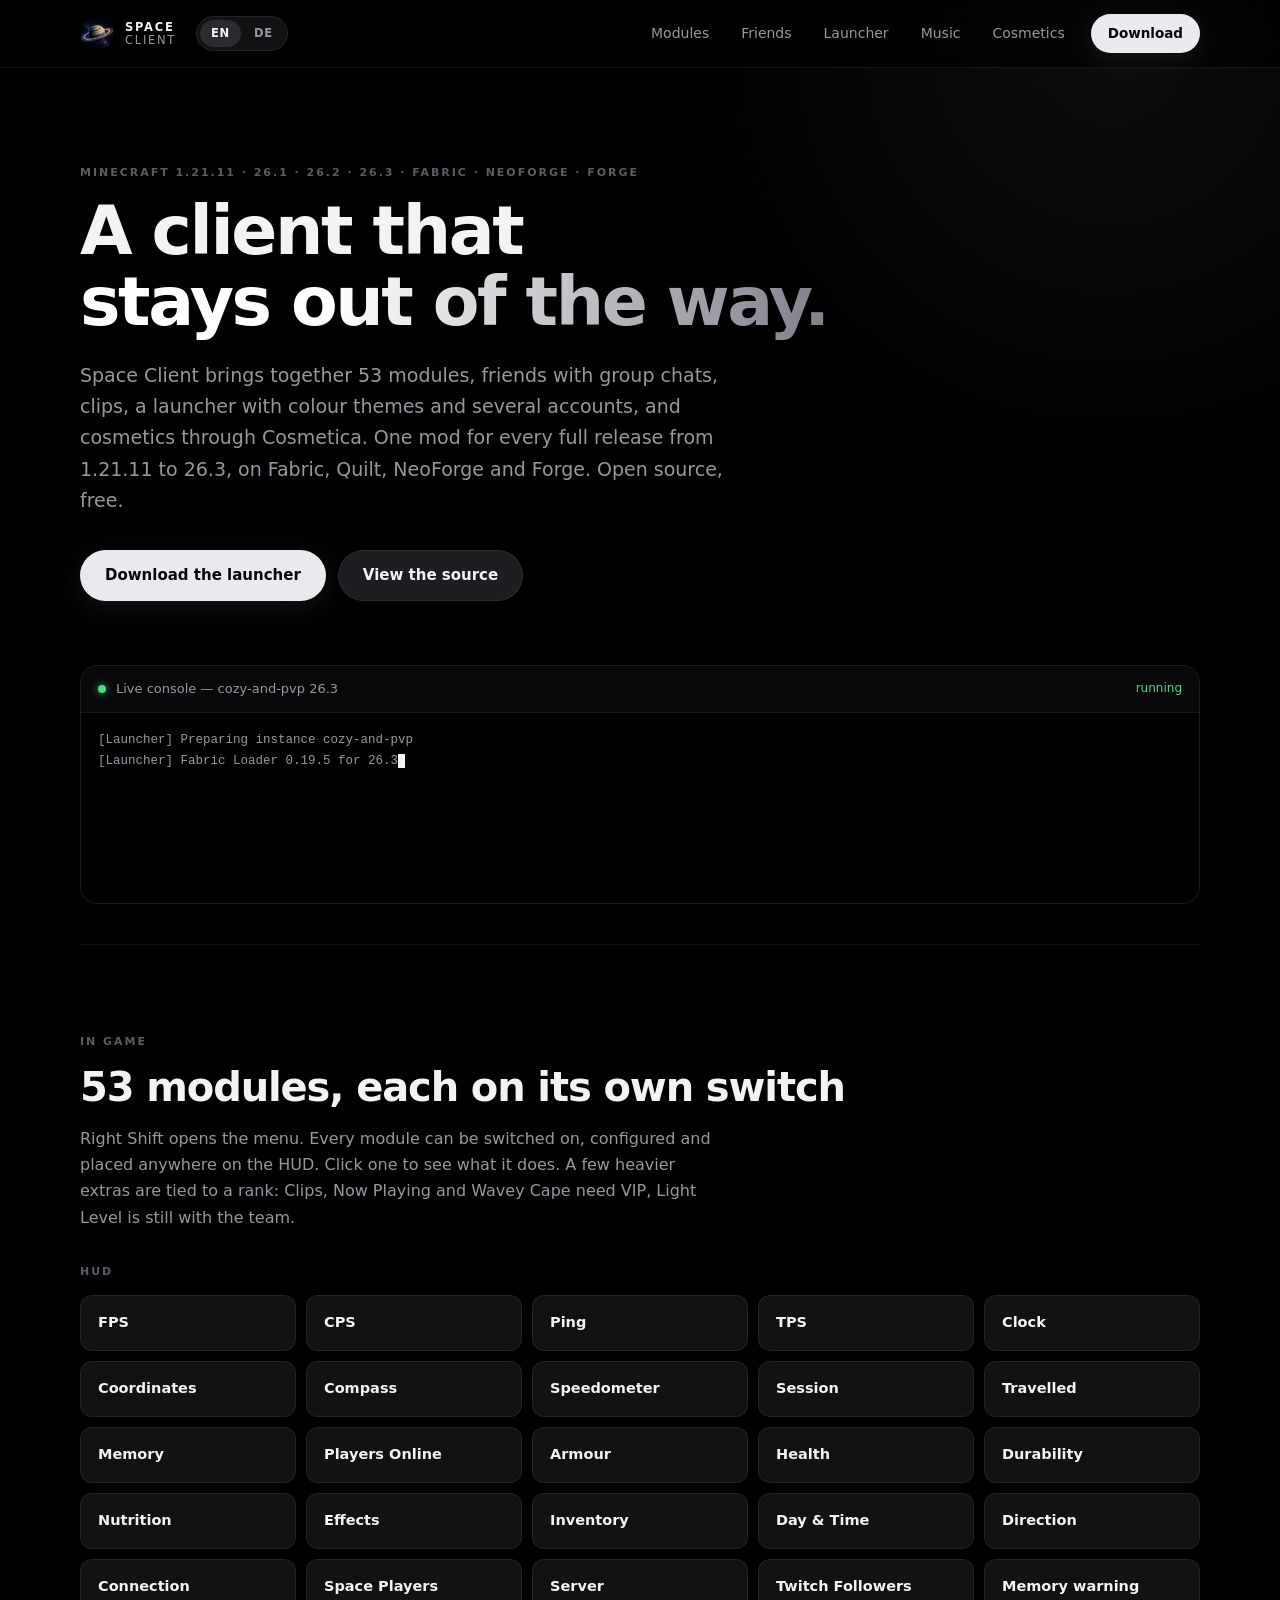
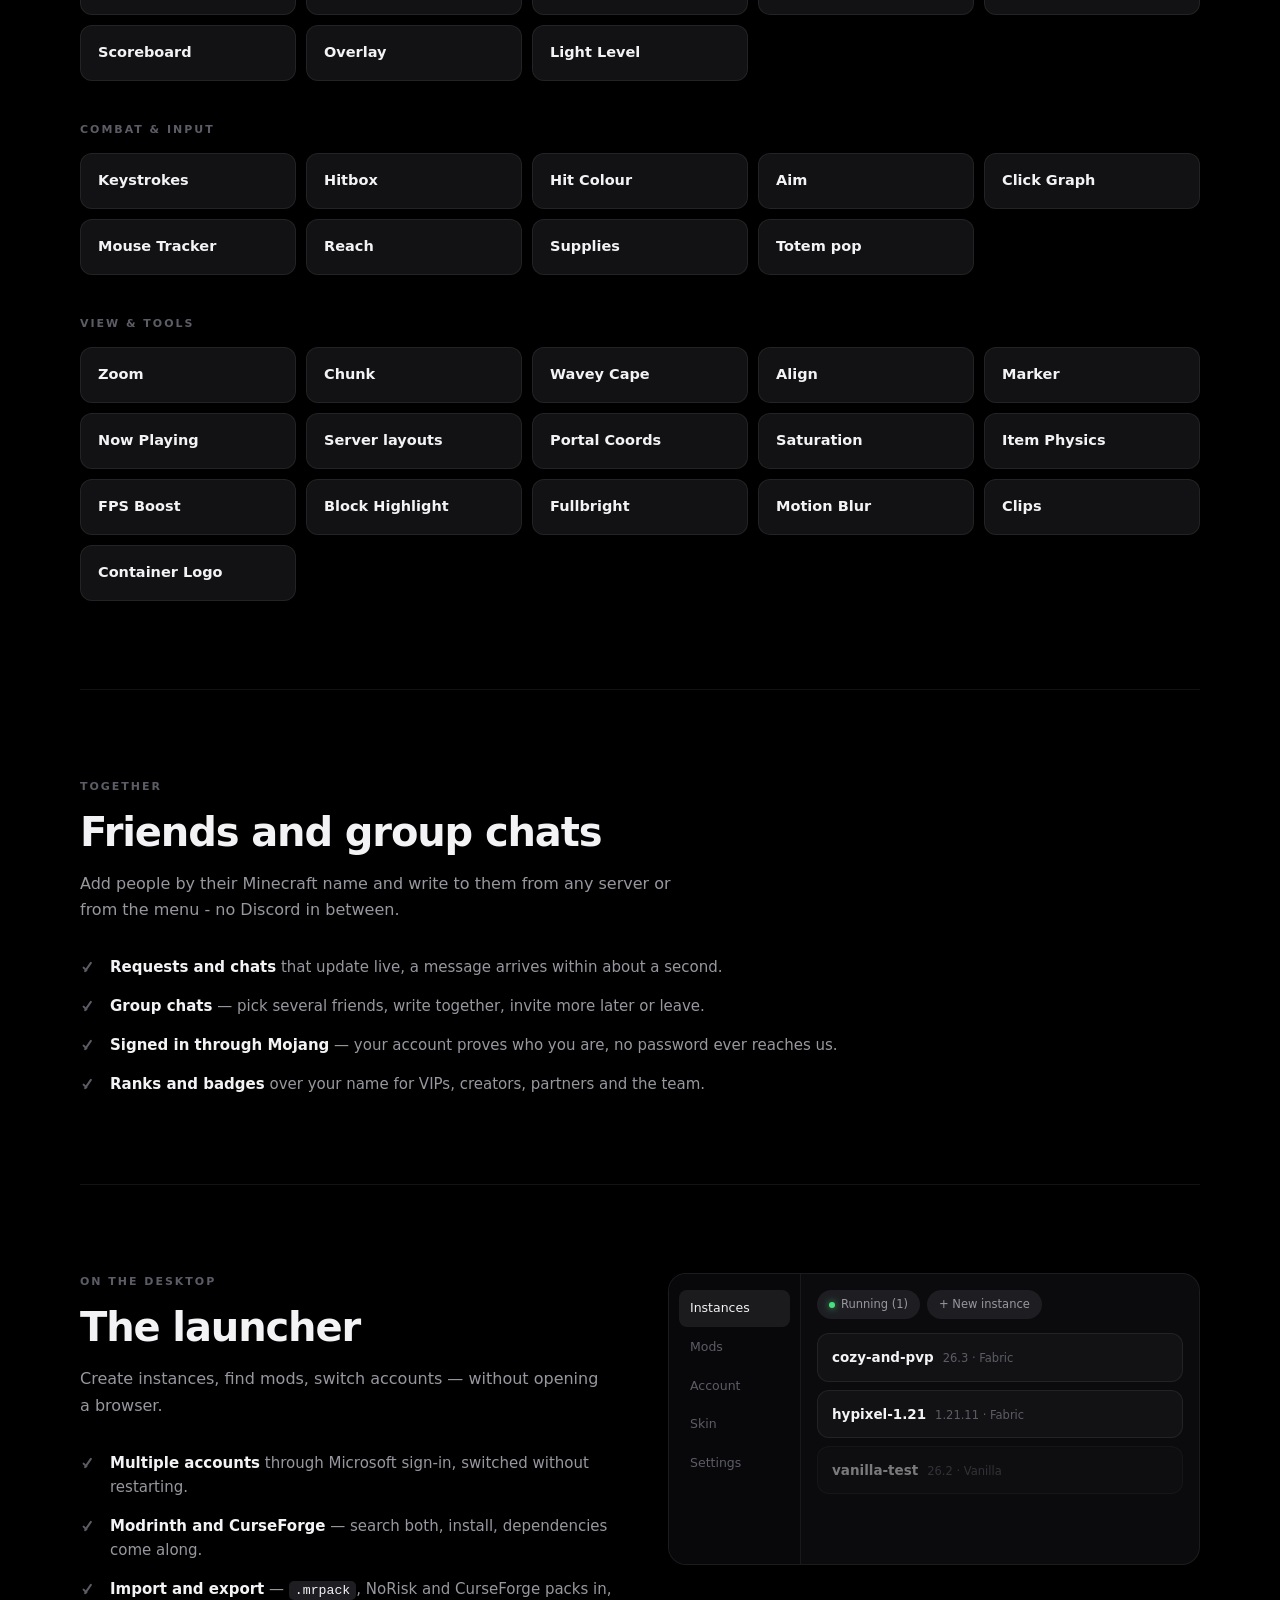
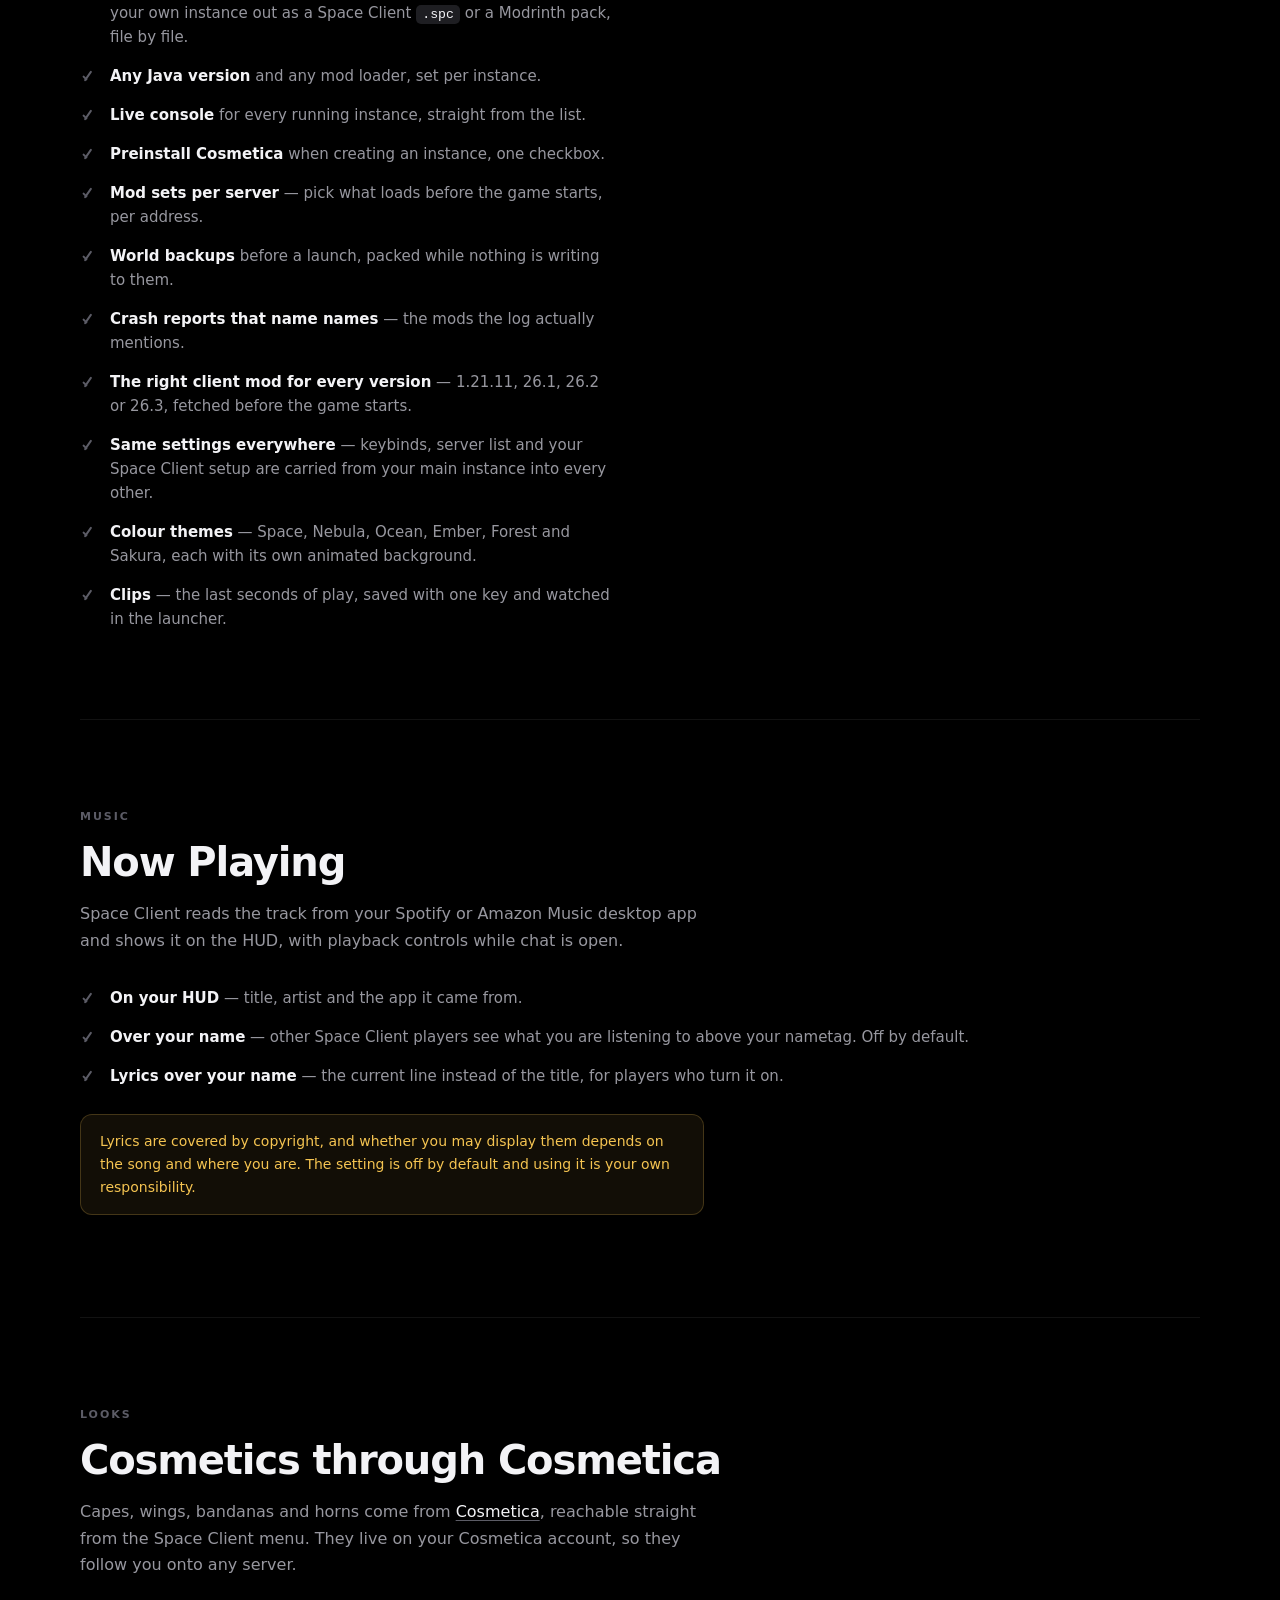
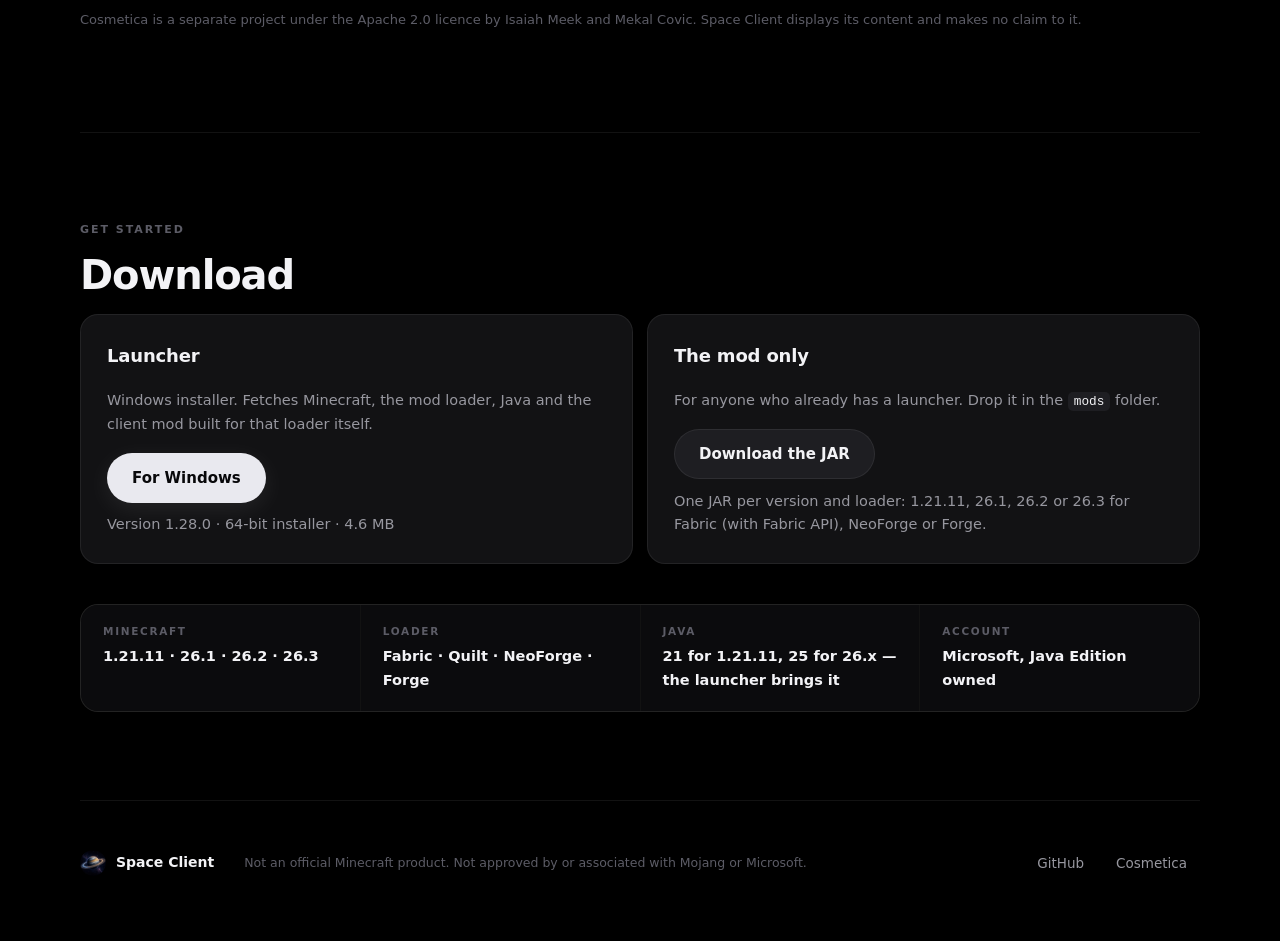
<file: index.html>
<!DOCTYPE html>
<html lang="en">
<head>
<meta charset="utf-8" />
<meta name="viewport" content="width=device-width, initial-scale=1" />
<title>Space Client — a Minecraft client for 1.21.11 to 26.3</title>
<meta name="description" content="Space Client is a launcher and a mod for Fabric, Quilt, NeoForge and Forge on Minecraft 1.21.11, 26.1, 26.2 and 26.3: 53 modules, friends and group chats, clips, colour themes, Modrinth and CurseForge, several accounts and a live console." />
<link rel="icon" href="assets/favicon.png" />
<link rel="stylesheet" href="style.css" />
</head>
<body>

<!-- The launcher's own backdrop: two star layers and a planet, same values -->
<div class="stars" aria-hidden="true"></div>
<div class="stars2" aria-hidden="true"></div>
<div class="planet-glow" aria-hidden="true"></div>

<header class="nav">
  <a class="brand" href="#top">
    <img src="assets/icon.png" alt="" width="34" height="34" />
    <span class="brand-text"><b>SPACE</b><i>CLIENT</i></span>
  </a>
  <div class="lang" role="group" aria-label="Language">
    <button type="button" class="lang-btn is-on" data-lang="en">EN</button>
    <button type="button" class="lang-btn" data-lang="de">DE</button>
  </div>
  <nav class="nav-links">
    <a href="#module" data-i18n="nav_modules">Modules</a>
    <a href="#friends" data-i18n="nav_friends">Friends</a>
    <a href="#launcher" data-i18n="nav_launcher">Launcher</a>
    <a href="#nowplaying" data-i18n="nav_music">Music</a>
    <a href="#cosmetics" data-i18n="nav_cosmetics">Cosmetics</a>
    <a class="btn primary small" href="#download" data-i18n="nav_download">Download</a>
  </nav>
</header>

<main id="top">

  <section class="hero">
    <p class="eyebrow">Minecraft 1.21.11 · 26.1 · 26.2 · 26.3 · Fabric · NeoForge · Forge</p>
    <h1><span data-i18n="hero_h1a">A client that</span><br /><span class="grad" data-i18n="hero_h1b">stays out of the way.</span></h1>
    <p class="lede">
<span data-i18n="hero_lede">Space Client brings together 53 modules, friends with group chats, clips, a launcher with colour themes and several accounts, and cosmetics through Cosmetica. One mod for every full release from 1.21.11 to 26.3, on Fabric, Quilt, NeoForge and Forge. Open source, free.</span>
    </p>
    <div class="hero-actions">
      <a class="btn primary" href="#download" data-i18n="hero_dl">Download the launcher</a>
      <a class="btn secondary" href="https://github.com/Finanzinstitut/Space-Client" target="_blank" rel="noopener" data-i18n="hero_source">View the source</a>
    </div>

    <!-- Signature: the launcher's live console, the thing you actually watch
         while an instance starts. Types itself out once, then rests. -->
    <div class="console" role="img" aria-label="Beispielausgabe der Live-Konsole beim Start einer Instanz">
      <div class="console-bar">
        <span class="dot"></span>
        <span class="console-title" data-i18n="con_title">Live console — cozy-and-pvp 26.3</span>
        <span class="console-state" data-i18n="con_state">running</span>
      </div>
      <pre class="console-body"><code id="console-out"></code><span class="caret" aria-hidden="true"></span></pre>
    </div>
  </section>

  <section id="module" class="section">
    <p class="eyebrow" data-i18n="eb_ingame">In game</p>
    <h2 data-i18n="mod_h2">53 modules, each on its own switch</h2>
    <p class="section-lede">
<span data-i18n="mod_lede">Right Shift opens the menu. Every module can be switched on, configured and placed anywhere on the HUD. Click one to see what it does. A few heavier extras are tied to a rank: Clips, Now Playing and Wavey Cape need VIP, Light Level is still with the team.</span>
    </p>

    <div class="cat">
      <h3 class="cat-title">HUD</h3>
      <ul class="grid">
        <li><button type="button" class="card" aria-expanded="false"><span class="card-name" data-i18n="n_fps">FPS</span><span class="card-desc" data-i18n="d_fps">Shows your current frames per second</span></button></li>
        <li><button type="button" class="card" aria-expanded="false"><span class="card-name" data-i18n="n_cps">CPS</span><span class="card-desc" data-i18n="d_cps">Shows your clicks per second</span></button></li>
        <li><button type="button" class="card" aria-expanded="false"><span class="card-name" data-i18n="n_ping">Ping</span><span class="card-desc" data-i18n="d_ping">Shows your ping to the server</span></button></li>
        <li><button type="button" class="card" aria-expanded="false"><span class="card-name" data-i18n="n_tps">TPS</span><span class="card-desc" data-i18n="d_tps">Estimates how fast the server is ticking</span></button></li>
        <li><button type="button" class="card" aria-expanded="false"><span class="card-name" data-i18n="n_clock">Clock</span><span class="card-desc" data-i18n="d_clock">Displays the current real-world time</span></button></li>
        <li><button type="button" class="card" aria-expanded="false"><span class="card-name" data-i18n="n_coords">Coordinates</span><span class="card-desc" data-i18n="d_coords">Shows your current coordinates</span></button></li>
        <li><button type="button" class="card" aria-expanded="false"><span class="card-name" data-i18n="n_compass">Compass</span><span class="card-desc" data-i18n="d_compass">Shows your heading as a scrolling strip</span></button></li>
        <li><button type="button" class="card" aria-expanded="false"><span class="card-name" data-i18n="n_speed">Speedometer</span><span class="card-desc" data-i18n="d_speed">Displays your speed in m/s</span></button></li>
        <li><button type="button" class="card" aria-expanded="false"><span class="card-name" data-i18n="n_session">Session</span><span class="card-desc" data-i18n="d_session">Uptime and an optional break reminder</span></button></li>
        <li><button type="button" class="card" aria-expanded="false"><span class="card-name" data-i18n="n_travel">Travelled</span><span class="card-desc" data-i18n="d_travel">Distance walked this session</span></button></li>
        <li><button type="button" class="card" aria-expanded="false"><span class="card-name" data-i18n="n_memory">Memory</span><span class="card-desc" data-i18n="d_memory">Shows how much memory the game is using</span></button></li>
        <li><button type="button" class="card" aria-expanded="false"><span class="card-name" data-i18n="n_players">Players Online</span><span class="card-desc" data-i18n="d_players">How many players are on the server</span></button></li>
        <li><button type="button" class="card" aria-expanded="false"><span class="card-name" data-i18n="n_armor">Armour</span><span class="card-desc" data-i18n="d_armor">Your armour and how much of it is left</span></button></li>
        <li><button type="button" class="card" aria-expanded="false"><span class="card-name" data-i18n="n_health">Health</span><span class="card-desc" data-i18n="d_health">Health, absorption and hunger as numbers</span></button></li>
        <li><button type="button" class="card" aria-expanded="false"><span class="card-name" data-i18n="n_durability">Durability</span><span class="card-desc" data-i18n="d_durability">Remaining uses of the items in your hands</span></button></li>
        <li><button type="button" class="card" aria-expanded="false"><span class="card-name" data-i18n="n_nutrition">Nutrition</span><span class="card-desc" data-i18n="d_nutrition">Saturation and exhaustion, the values the game hides</span></button></li>
        <li><button type="button" class="card" aria-expanded="false"><span class="card-name" data-i18n="n_effects">Effects</span><span class="card-desc" data-i18n="d_effects">Active potion effects with their timers</span></button></li>
        <li><button type="button" class="card" aria-expanded="false"><span class="card-name" data-i18n="n_inventory">Inventory</span><span class="card-desc" data-i18n="d_inventory">Your inventory on screen, without opening it</span></button></li>
        <li><button type="button" class="card" aria-expanded="false"><span class="card-name" data-i18n="n_daytime">Day &amp; Time</span><span class="card-desc" data-i18n="d_daytime">In-game day, clock, and time until dark</span></button></li>
        <li><button type="button" class="card" aria-expanded="false"><span class="card-name" data-i18n="n_direction">Direction</span><span class="card-desc" data-i18n="d_direction">Which way you are facing, and the axis</span></button></li>
        <li><button type="button" class="card" aria-expanded="false"><span class="card-name" data-i18n="n_connection">Connection</span><span class="card-desc" data-i18n="d_connection">Ping with jitter and a short history</span></button></li>
        <li><button type="button" class="card" aria-expanded="false"><span class="card-name" data-i18n="n_spaceplayers">Space Players</span><span class="card-desc" data-i18n="d_spaceplayers">How many people are on Space Client right now</span></button></li>
        <li><button type="button" class="card" aria-expanded="false"><span class="card-name" data-i18n="n_server">Server</span><span class="card-desc" data-i18n="d_server">The address and icon of the server you are on</span></button></li>
        <li><button type="button" class="card" aria-expanded="false"><span class="card-name" data-i18n="n_twitch">Twitch Followers</span><span class="card-desc" data-i18n="d_twitch">Follower count and newest follower for your channel</span></button></li>
        <li><button type="button" class="card" aria-expanded="false"><span class="card-name" data-i18n="n_memwarn">Memory warning</span><span class="card-desc" data-i18n="d_memwarn">Warns in chat before the game runs out of memory</span></button></li>
        <li><button type="button" class="card" aria-expanded="false"><span class="card-name" data-i18n="n_scoreboard">Scoreboard</span><span class="card-desc" data-i18n="d_scoreboard">Move, hide or recolour the server&#39;s scoreboard</span></button></li>
        <li><button type="button" class="card" aria-expanded="false"><span class="card-name" data-i18n="n_overlay">Overlay</span><span class="card-desc" data-i18n="d_overlay">Size of hearts, hotbar and bars, fire, pumpkin, shield and more</span></button></li>
        <li><button type="button" class="card" aria-expanded="false"><span class="card-name" data-i18n="n_lightlevel">Light Level</span><span class="card-desc" data-i18n="d_lightlevel">Red and green crosses where monsters can or cannot spawn</span></button></li>
      </ul>
    </div>

    <div class="cat">
      <h3 class="cat-title" data-i18n="cat_combat">Combat &amp; input</h3>
      <ul class="grid">
        <li><button type="button" class="card" aria-expanded="false"><span class="card-name" data-i18n="n_keys">Keystrokes</span><span class="card-desc" data-i18n="d_keys">Visualise your inputs in real time</span></button></li>
        <li><button type="button" class="card" aria-expanded="false"><span class="card-name" data-i18n="n_hitbox">Hitbox</span><span class="card-desc" data-i18n="d_hitbox">Draws entity hitboxes with per-category control</span></button></li>
        <li><button type="button" class="card" aria-expanded="false"><span class="card-name" data-i18n="n_hitcol">Hit Colour</span><span class="card-desc" data-i18n="d_hitcol">Tints entities you hit or can reach</span></button></li>
        <li><button type="button" class="card" aria-expanded="false"><span class="card-name" data-i18n="n_aim">Aim</span><span class="card-desc" data-i18n="d_aim">Your exact yaw and pitch</span></button></li>
        <li><button type="button" class="card" aria-expanded="false"><span class="card-name" data-i18n="n_graph">Click Graph</span><span class="card-desc" data-i18n="d_graph">Rolling graph of your click rate</span></button></li>
        <li><button type="button" class="card" aria-expanded="false"><span class="card-name" data-i18n="n_mouse">Mouse Tracker</span><span class="card-desc" data-i18n="d_mouse">Input overlay that visualises your mouse</span></button></li>
        <li><button type="button" class="card" aria-expanded="false"><span class="card-name" data-i18n="n_reach">Reach</span><span class="card-desc" data-i18n="d_reach">How far away your last hit landed</span></button></li>
        <li><button type="button" class="card" aria-expanded="false"><span class="card-name" data-i18n="n_supplies">Supplies</span><span class="card-desc" data-i18n="d_supplies">Totems, gapples and pearls left, at a glance</span></button></li>
        <li><button type="button" class="card" aria-expanded="false"><span class="card-name" data-i18n="n_totem">Totem pop</span><span class="card-desc" data-i18n="d_totem">The totem pop at your own size, over any resource pack</span></button></li>
      </ul>
    </div>

    <div class="cat">
      <h3 class="cat-title" data-i18n="cat_visual">View &amp; tools</h3>
      <ul class="grid">
        <li><button type="button" class="card" aria-expanded="false"><span class="card-name" data-i18n="n_zoom">Zoom</span><span class="card-desc" data-i18n="d_zoom">Hold to zoom, scroll to go further</span></button></li>
        <li><button type="button" class="card" aria-expanded="false"><span class="card-name" data-i18n="n_chunk">Chunk</span><span class="card-desc" data-i18n="d_chunk">Chunk coordinates and position inside it</span></button></li>
        <li><button type="button" class="card" aria-expanded="false"><span class="card-name" data-i18n="n_cape">Wavey Cape</span><span class="card-desc" data-i18n="d_cape">Makes capes move instead of hanging stiff</span></button></li>
        <li><button type="button" class="card" aria-expanded="false"><span class="card-name" data-i18n="n_align">Align</span><span class="card-desc" data-i18n="d_align">How far your aim is off the nearest axis</span></button></li>
        <li><button type="button" class="card" aria-expanded="false"><span class="card-name" data-i18n="n_marker">Marker</span><span class="card-desc" data-i18n="d_marker">Drop a spot and see the way back</span></button></li>
        <li><button type="button" class="card" aria-expanded="false"><span class="card-name" data-i18n="n_music">Now Playing</span><span class="card-desc" data-i18n="d_music">Shows the track from Spotify or Amazon Music</span></button></li>
        <li><button type="button" class="card" aria-expanded="false"><span class="card-name" data-i18n="n_serverhud">Server layouts</span><span class="card-desc" data-i18n="d_serverhud">Switches the HUD layout to match the server you join</span></button></li>
        <li><button type="button" class="card" aria-expanded="false"><span class="card-name" data-i18n="n_portal">Portal Coords</span><span class="card-desc" data-i18n="d_portal">Your position converted to the linked dimension</span></button></li>
        <li><button type="button" class="card" aria-expanded="false"><span class="card-name" data-i18n="n_saturation">Saturation</span><span class="card-desc" data-i18n="d_saturation">Shifts how strong the world&#39;s colours are</span></button></li>
        <li><button type="button" class="card" aria-expanded="false"><span class="card-name" data-i18n="n_physics">Item Physics</span><span class="card-desc" data-i18n="d_physics">Dropped items lie on the ground instead of spinning</span></button></li>
        <li><button type="button" class="card" aria-expanded="false"><span class="card-name" data-i18n="n_boost">FPS Boost</span><span class="card-desc" data-i18n="d_boost">Skips drawing work whose result nobody could see</span></button></li>
        <li><button type="button" class="card" aria-expanded="false"><span class="card-name" data-i18n="n_highlight">Block Highlight</span><span class="card-desc" data-i18n="d_highlight">Marks the block under your crosshair more clearly</span></button></li>
        <li><button type="button" class="card" aria-expanded="false"><span class="card-name" data-i18n="n_fullbright">Fullbright</span><span class="card-desc" data-i18n="d_fullbright">Lights up caves and nights - not night vision</span></button></li>
        <li><button type="button" class="card" aria-expanded="false"><span class="card-name" data-i18n="n_blur">Motion Blur</span><span class="card-desc" data-i18n="d_blur">A smooth trail when turning, tuned for PvP</span></button></li>
        <li><button type="button" class="card" aria-expanded="false"><span class="card-name" data-i18n="n_clips">Clips</span><span class="card-desc" data-i18n="d_clips">Keeps the last seconds of play - one key saves them</span></button></li>
        <li><button type="button" class="card" aria-expanded="false"><span class="card-name" data-i18n="n_brand">Container Logo</span><span class="card-desc" data-i18n="d_brand">The Space Client logo in chests and inventories</span></button></li>
      </ul>
    </div>
  </section>

  <section id="friends" class="section">
    <p class="eyebrow" data-i18n="eb_friends">Together</p>
    <h2 data-i18n="fr_h2">Friends and group chats</h2>
    <p class="section-lede" data-i18n="fr_lede">
      Add people by their Minecraft name and write to them from any server or
      from the menu - no Discord in between.
    </p>
    <ul class="ticks">
      <li data-i18n-html="fr1"><b>Requests and chats</b> that update live, a message arrives within about a second.</li>
      <li data-i18n-html="fr2"><b>Group chats</b> — pick several friends, write together, invite more later or leave.</li>
      <li data-i18n-html="fr3"><b>Signed in through Mojang</b> — your account proves who you are, no password ever reaches us.</li>
      <li data-i18n-html="fr4"><b>Ranks and badges</b> over your name for VIPs, creators, partners and the team.</li>
    </ul>
  </section>

  <section id="launcher" class="section split">
    <div>
      <p class="eyebrow" data-i18n="eb_desktop">On the desktop</p>
      <h2 data-i18n="lau_h2">The launcher</h2>
      <p class="section-lede">
<span data-i18n="lau_lede">Create instances, find mods, switch accounts — without opening a browser.</span>
      </p>
      <ul class="ticks">
        <li data-i18n-html="l1"><b>Multiple accounts</b> through Microsoft sign-in, switched without restarting.</li>
        <li data-i18n-html="l2"><b>Modrinth and CurseForge</b> — search both, install, dependencies come along.</li>
        <li data-i18n-html="l3"><b>Import and export</b> — <code>.mrpack</code>, NoRisk and CurseForge packs in, your own instance out as a Space Client <code>.spc</code> or a Modrinth pack, file by file.</li>
        <li data-i18n-html="l4"><b>Any Java version</b> and any mod loader, set per instance.</li>
        <li data-i18n-html="l5"><b>Live console</b> for every running instance, straight from the list.</li>
        <li data-i18n-html="l6"><b>Preinstall Cosmetica</b> when creating an instance, one checkbox.</li>
        <li data-i18n-html="l7"><b>Mod sets per server</b> — pick what loads before the game starts, per address.</li>
        <li data-i18n-html="l8"><b>World backups</b> before a launch, packed while nothing is writing to them.</li>
        <li data-i18n-html="l9"><b>Crash reports that name names</b> — the mods the log actually mentions.</li>
        <li data-i18n-html="l10"><b>The right client mod for every version</b> — 1.21.11, 26.1, 26.2 or 26.3, fetched before the game starts.</li>
        <li data-i18n-html="l11"><b>Same settings everywhere</b> — keybinds, server list and your Space Client setup are carried from your main instance into every other.</li>
        <li data-i18n-html="l12"><b>Colour themes</b> — Space, Nebula, Ocean, Ember, Forest and Sakura, each with its own animated background.</li>
        <li data-i18n-html="l13"><b>Clips</b> — the last seconds of play, saved with one key and watched in the launcher.</li>
      </ul>
    </div>
    <div class="panel-shot" aria-hidden="true">
      <div class="shot-side">
        <span class="shot-row on" data-i18n="shot_inst">Instances</span>
        <span class="shot-row">Mods</span>
        <span class="shot-row" data-i18n="shot_acc">Account</span>
        <span class="shot-row">Skin</span>
        <span class="shot-row" data-i18n="shot_set">Settings</span>
      </div>
      <div class="shot-main">
        <div class="shot-head">
          <span class="shot-chip live"><i></i> <span data-i18n="shot_run">Running (1)</span></span>
          <span class="shot-chip" data-i18n="shot_new">+ New instance</span>
        </div>
        <div class="shot-card"><b>cozy-and-pvp</b><small>26.3 · Fabric</small></div>
        <div class="shot-card"><b>hypixel-1.21</b><small>1.21.11 · Fabric</small></div>
        <div class="shot-card dim"><b>vanilla-test</b><small>26.2 · Vanilla</small></div>
      </div>
    </div>
  </section>


  <section id="nowplaying" class="section">
    <p class="eyebrow" data-i18n="eb_music">Music</p>
    <h2 data-i18n="np_h2">Now Playing</h2>
    <p class="section-lede" data-i18n="np_lede">
      Space Client reads the track from your Spotify or Amazon Music desktop app
      and shows it on the HUD, with playback controls while chat is open.
    </p>
    <ul class="ticks">
      <li data-i18n-html="np1"><b>On your HUD</b> — title, artist and the app it came from.</li>
      <li data-i18n-html="np2"><b>Over your name</b> — other Space Client players see what you are listening to above your nametag. Off by default.</li>
      <li data-i18n-html="np3"><b>Lyrics over your name</b> — the current line instead of the title, for players who turn it on.</li>
    </ul>
    <p class="warn" data-i18n="np_warn">
      Lyrics are covered by copyright, and whether you may display them depends
      on the song and where you are. The setting is off by default and using it
      is your own responsibility.
    </p>
  </section>

  <section id="cosmetics" class="section">
    <p class="eyebrow" data-i18n="eb_looks">Looks</p>
    <h2 data-i18n="cos_h2">Cosmetics through Cosmetica</h2>
    <p class="section-lede">
      <span data-i18n="cos_lede_a">Capes, wings, bandanas and horns come from</span>
      <a href="https://cosmetica.cc" target="_blank" rel="noopener">Cosmetica</a><span data-i18n="cos_lede_b">, reachable straight from the Space Client menu. They live on your Cosmetica account, so they follow you onto any server.</span>
    </p>
    <p class="note">
<span data-i18n="cos_note">Cosmetica is a separate project under the Apache 2.0 licence by Isaiah Meek and Mekal Covic. Space Client displays its content and makes no claim to it.</span>
    </p>
  </section>

  <section id="download" class="section download">
    <p class="eyebrow" data-i18n="eb_start">Get started</p>
    <h2 data-i18n="dl_h2">Download</h2>

    <div class="dl-grid">
      <article class="dl-card">
        <h3>Launcher</h3>
        <p data-i18n="dl_lau_p">Windows installer. Fetches Minecraft, the mod loader, Java and the client mod built for that loader itself.</p>
        <a class="btn primary" href="download/SpaceClient-setup.exe" download data-i18n="dl_win">For Windows</a>
        <p class="fineprint"><span id="dl-version">Version 1.28.0</span> · <span data-i18n="dl_fp1">64-bit installer · 4.6 MB</span></p>
      </article>

      <article class="dl-card">
        <h3 data-i18n="dl_mod">The mod only</h3>
        <p data-i18n-html="dl_mod_p">For anyone who already has a launcher. Drop it in the <code>mods</code> folder.</p>
        <a class="btn secondary" href="https://github.com/Finanzinstitut/Space-Client-Mod/releases" target="_blank" rel="noopener" data-i18n="dl_jar">Download the JAR</a>
        <p class="fineprint" data-i18n="dl_fp2">One JAR per version and loader: 1.21.11, 26.1, 26.2 or 26.3 for Fabric (with Fabric API), NeoForge or Forge.</p>
      </article>
    </div>

    <dl class="reqs">
      <div><dt>Minecraft</dt><dd>1.21.11 · 26.1 · 26.2 · 26.3</dd></div>
      <div><dt data-i18n="rq_loader">Loader</dt><dd>Fabric · Quilt · NeoForge · Forge</dd></div>
      <div><dt>Java</dt><dd data-i18n="rq_java_v">21 for 1.21.11, 25 for 26.x — the launcher brings it</dd></div>
      <div><dt data-i18n="rq_acc">Account</dt><dd data-i18n="rq_acc_v">Microsoft, Java Edition owned</dd></div>
    </dl>
  </section>

</main>

<footer class="foot">
  <div class="foot-brand">
    <img src="assets/icon.png" alt="" width="26" height="26" />
    <span>Space Client</span>
  </div>
  <p class="foot-note" data-i18n="foot_note">
    Not an official Minecraft product. Not approved by or associated with
    Mojang or Microsoft.
  </p>
  <nav class="foot-links">
    <a href="https://github.com/Finanzinstitut/Space-Client" target="_blank" rel="noopener">GitHub</a>
    <a href="https://cosmetica.cc" target="_blank" rel="noopener">Cosmetica</a>
  </nav>
</footer>

<!-- Language switch and console, inlined so a partial upload cannot split them -->
<script>
/*
 * Language switch.
 *
 * English is what the page ships as, so the markup itself is English and the
 * dictionary only holds German. That keeps the page readable for a visitor
 * whose browser blocks scripts, and means a missing key falls back to real
 * text rather than to an empty element.
 */
(function () {
  var DE = {
    nav_modules: "Module", nav_launcher: "Launcher", nav_music: "Musik", nav_friends: "Freunde",
    nav_cosmetics: "Cosmetics", nav_download: "Herunterladen",

    hero_h1a: "Ein Client, der",
    hero_h1b: "aus dem Weg geht.",
    hero_lede: "Space Client bringt 53 Module, Freunde mit Gruppenchats, Clips, einen Launcher mit Farbthemen und mehreren Konten und Cosmetics über Cosmetica zusammen. Eine Mod für jede Vollversion von 1.21.11 bis 26.3, auf Fabric, Quilt, NeoForge und Forge. Quelloffen und kostenlos.",
    hero_dl: "Launcher herunterladen",
    hero_source: "Quellcode ansehen",

    con_title: "Live-Konsole — cozy-and-pvp 26.3",
    con_state: "läuft",

    eb_ingame: "Im Spiel",
    mod_h2: "53 Module, einzeln schaltbar",
    mod_lede: "Rechte Umschalttaste öffnet das Menü. Jedes Modul lässt sich einzeln einschalten, einstellen und im HUD frei platzieren. Klick eines an, um zu sehen, was es tut. Ein paar aufwendigere Extras hängen an einem Rang: Clips, Now Playing und Wavey Cape brauchen VIP, Light Level ist noch beim Team.",
    cat_combat: "Kampf & Eingabe",
    cat_visual: "Sicht & Werkzeuge",

    n_armor: "Rüstung", d_armor: "Deine Rüstung und wie viel davon übrig ist",
    n_health: "Leben", d_health: "Leben, Absorption und Hunger als Zahlen",
    n_durability: "Haltbarkeit", d_durability: "Restliche Nutzungen der Gegenstände in deinen Händen",
    n_nutrition: "Nahrung", d_nutrition: "Sättigung und Erschöpfung, die Werte, die das Spiel versteckt",
    n_effects: "Effekte", d_effects: "Aktive Trankeffekte mit ihrer Restzeit",
    n_inventory: "Inventar", d_inventory: "Dein Inventar auf dem Bildschirm, ohne es zu öffnen",
    n_daytime: "Tag & Zeit", d_daytime: "Spieltag, Uhrzeit und Zeit bis zur Dunkelheit",
    n_direction: "Richtung", d_direction: "Wohin du schaust, und auf welcher Achse",
    n_connection: "Verbindung", d_connection: "Ping mit Schwankung und kurzem Verlauf",
    n_spaceplayers: "Space-Spieler", d_spaceplayers: "Wie viele gerade mit Space Client spielen",
    n_server: "Server", d_server: "Adresse und Symbol des Servers, auf dem du bist",
    n_twitch: "Twitch-Follower", d_twitch: "Followerzahl und neuester Follower deines Kanals",
    n_memwarn: "Speicherwarnung", d_memwarn: "Warnt im Chat, bevor dem Spiel der Speicher ausgeht",
    n_reach: "Reichweite", d_reach: "Wie weit entfernt dein letzter Treffer saß",
    n_supplies: "Vorräte", d_supplies: "Totems, Goldäpfel und Perlen auf einen Blick",
    n_totem: "Totem-Pop", d_totem: "Der Totem-Pop in deiner Größe, über jedem Resourcepack",
    n_serverhud: "Server-Layouts", d_serverhud: "Schaltet das HUD-Layout passend zum Server um",
    n_portal: "Portal-Koordinaten", d_portal: "Deine Position umgerechnet in die verbundene Dimension",
    n_saturation: "Farbsättigung", d_saturation: "Verschiebt, wie kräftig die Farben der Welt sind",
    n_physics: "Item-Physik", d_physics: "Fallengelassene Gegenstände liegen, statt zu schweben",
    n_boost: "FPS-Boost", d_boost: "Spart Zeichenarbeit, deren Ergebnis niemand sehen könnte",
    n_highlight: "Blockrahmen", d_highlight: "Hebt den Block unter dem Fadenkreuz deutlicher hervor",
    n_scoreboard: "Scoreboard", d_scoreboard: "Scoreboard des Servers verschieben, ausblenden oder umfärben",
    n_overlay: "Overlay", d_overlay: "Größe von Herzen, Hotbar und Leisten, Feuer, Kürbis, Schild und mehr",
    n_lightlevel: "Lichtlevel", d_lightlevel: "Rote und grüne Kreuze, wo Monster spawnen können oder nicht",
    n_fullbright: "Fullbright", d_fullbright: "Macht Höhlen und Nächte hell - ohne Nachtsicht",
    n_blur: "Bewegungsunschärfe", d_blur: "Weicher Nachzieheffekt beim Drehen, abgestimmt auf PvP",
    n_clips: "Clips", d_clips: "Behält die letzten Sekunden - eine Taste speichert sie",
    n_brand: "Container-Logo", d_brand: "Das Space-Client-Logo in Truhen und Inventaren",
    eb_friends: "Zusammen",
    fr_h2: "Freunde und Gruppenchats",
    fr_lede: "Füge Leute über ihren Minecraft-Namen hinzu und schreib ihnen von jedem Server oder aus dem Menü - ohne Discord dazwischen.",
    fr1: "<b>Anfragen und Chats</b>, die sich live aktualisieren, eine Nachricht kommt in etwa einer Sekunde an.",
    fr2: "<b>Gruppenchats</b> — mehrere Freunde auswählen, zusammen schreiben, später weitere einladen oder austreten.",
    fr3: "<b>Anmeldung über Mojang</b> — dein Konto beweist, wer du bist, ein Passwort erreicht uns nie.",
    fr4: "<b>Ränge und Abzeichen</b> über deinem Namen für VIPs, Creator, Partner und das Team.",
    n_fps: "FPS", d_fps: "Zeigt deine aktuellen Bilder pro Sekunde",
    n_cps: "CPS", d_cps: "Zeigt deine Klicks pro Sekunde",
    n_ping: "Ping", d_ping: "Zeigt deinen Ping zum Server",
    n_tps: "TPS", d_tps: "Schätzt, wie schnell der Server tickt",
    n_clock: "Uhr", d_clock: "Zeigt die echte Uhrzeit",
    n_coords: "Koordinaten", d_coords: "Zeigt deine aktuellen Koordinaten",
    n_compass: "Kompass", d_compass: "Zeigt deine Blickrichtung als laufendes Band",
    n_speed: "Tempo", d_speed: "Zeigt deine Geschwindigkeit in m/s",
    n_session: "Sitzung", d_session: "Spielzeit und optionale Pausenerinnerung",
    n_travel: "Strecke", d_travel: "Zurückgelegte Strecke dieser Sitzung",
    n_memory: "Arbeitsspeicher", d_memory: "Zeigt, wie viel Speicher das Spiel belegt",
    n_players: "Spieler online", d_players: "Wie viele Spieler auf dem Server sind",
    n_keys: "Tastenanzeige", d_keys: "Zeigt deine Eingaben in Echtzeit",
    n_hitbox: "Hitboxen", d_hitbox: "Zeichnet Hitboxen, je Kategorie einstellbar",
    n_hitcol: "Trefferfarbe", d_hitcol: "Färbt Ziele, die du triffst oder erreichst",
    n_aim: "Blickwinkel", d_aim: "Deine genauen Yaw- und Pitch-Werte",
    n_graph: "Klickverlauf", d_graph: "Laufender Graph deiner Klickrate",
    n_mouse: "Mausweg", d_mouse: "Overlay, das deine Mausbewegung zeigt",
    n_zoom: "Zoom", d_zoom: "Halten zum Zoomen, Scrollen für mehr",
    n_chunk: "Chunk", d_chunk: "Chunk-Koordinaten und Position darin",
    n_cape: "Wehende Capes", d_cape: "Lässt Capes wehen statt starr zu hängen",
    n_align: "Ausrichtung", d_align: "Wie weit dein Blick von der Achse abweicht",
    n_marker: "Wegpunkt", d_marker: "Punkt setzen und den Rückweg sehen",
    n_music: "Now Playing", d_music: "Zeigt den Titel aus Spotify oder Amazon Music",

    eb_desktop: "Auf dem Desktop",
    lau_h2: "Der Launcher",
    lau_lede: "Instanzen anlegen, Mods finden, Konten wechseln — ohne den Browser zu öffnen.",
    l1: "<b>Mehrere Konten</b> über Microsoft-Anmeldung, Wechsel ohne Neustart.",
    l2: "<b>Modrinth und CurseForge</b> — suchen, installieren, Abhängigkeiten kommen mit.",
    l3: "<b>Import und Export</b> — <code>.mrpack</code>-, NoRisk- und CurseForge-Packs rein, deine eigene Instanz raus als Space-Client-<code>.spc</code> oder Modrinth-Pack, Datei für Datei.",
    l4: "<b>Jede Java-Version</b> und jeder Mod-Loader, pro Instanz einstellbar.",
    l5: "<b>Live-Konsole</b> für jede laufende Instanz, direkt aus der Liste.",
    l6: "<b>Cosmetica vorinstallieren</b> beim Anlegen einer Instanz, ein Haken genügt.",
    l7: "<b>Mod-Sets je Server</b> — was geladen wird, vor dem Spielstart, pro Adresse.",
    l8: "<b>Welt-Sicherungen</b> vor dem Start, gepackt, solange nichts hineinschreibt.",
    l9: "<b>Absturzberichte mit Namen</b> — die Mods, die das Log wirklich nennt.",
    l10: "<b>Die passende Client-Mod für jede Version</b> — 1.21.11, 26.1, 26.2 oder 26.3, geholt vor dem Spielstart.",
    l11: "<b>Überall dieselben Einstellungen</b> — Tastenbelegung, Serverliste und deine Space-Client-Einstellungen wandern aus deiner Hauptinstanz in jede andere.",
    l12: "<b>Farbthemen</b> — Weltraum, Nebel, Ozean, Glut, Wald und Sakura, jedes mit eigenem bewegtem Hintergrund.",
    l13: "<b>Clips</b> — die letzten Sekunden, mit einer Taste gespeichert und im Launcher angesehen.",
    shot_inst: "Instanzen", shot_acc: "Konto", shot_set: "Einstellungen",
    shot_run: "Läuft (1)", shot_new: "+ Neue Instanz",

    eb_music: "Musik",
    np_h2: "Now Playing",
    np_lede: "Space Client liest den Titel aus deiner Spotify- oder Amazon-Music-App und zeigt ihn im HUD an, mit Steuerung, solange der Chat offen ist.",
    np1: "<b>Im HUD</b> — Titel, Künstler und aus welcher App er kommt.",
    np2: "<b>Über deinem Namen</b> — andere Space-Client-Spieler sehen über deinem Namensschild, was du hörst. Standardmäßig aus.",
    np3: "<b>Lyrics über deinem Namen</b> — die aktuelle Zeile statt des Titels, für alle, die es einschalten.",
    np_warn: "Songtexte sind urheberrechtlich geschützt, und ob du sie anzeigen darfst, hängt vom Lied und von deinem Land ab. Die Einstellung ist standardmäßig aus, die Nutzung liegt in deiner Verantwortung.",

    eb_looks: "Aussehen",
    cos_h2: "Cosmetics über Cosmetica",
    cos_lede_a: "Capes, Flügel, Bandanas und Hörner kommen von",
    cos_lede_b: ", erreichbar direkt aus dem Space-Client-Menü. Sie hängen an deinem Cosmetica-Konto und begleiten dich auf jeden Server.",
    cos_note: "Cosmetica ist ein eigenständiges Projekt unter der Apache-2.0-Lizenz von Isaiah Meek und Mekal Covic. Space Client zeigt seine Inhalte an und beansprucht sie nicht als eigene.",

    eb_start: "Loslegen",
    dl_h2: "Herunterladen",
    dl_lau_p: "Windows-Installer. Holt Minecraft, den Mod-Loader, Java und die Client-Mod für genau diesen Loader selbst.",
    dl_win: "Für Windows",
    dl_fp1: "64-Bit-Installer · 4.6 MB",
    dl_mod: "Nur der Mod",
    dl_mod_p: "Für alle, die schon einen Launcher haben. In den <code>mods</code>-Ordner legen.",
    dl_jar: "JAR herunterladen",
    dl_fp2: "Eine JAR pro Version und Loader: 1.21.11, 26.1, 26.2 oder 26.3 für Fabric (mit Fabric API), NeoForge oder Forge.",
    rq_loader: "Loader", rq_java_v: "21 für 1.21.11, 25 für 26.x — der Launcher bringt es mit",
    rq_acc: "Konto", rq_acc_v: "Microsoft, Java Edition gekauft",

    foot_note: "Kein offizielles Minecraft-Produkt. Nicht von Mojang oder Microsoft genehmigt oder mit ihnen verbunden."
  };

  // The console is prose too, so it belongs with the rest of the wording
  // rather than hardcoded in the markup - that is exactly how it ended up
  // reading German on an English page.
  var CONSOLE = {
    en: [
      "[Launcher] Preparing instance cozy-and-pvp",
      "[Launcher] Fabric Loader 0.19.5 for 26.3",
      "[Launcher] 14 mods checked, all up to date",
      "[Launcher] Signed in as Finanzinstitut",
      "[Client]   Space Client 1.56.0 for 26.3 loaded",
      "[Client]   53 modules ready — Right Shift opens the menu",
      "[Client]   Cosmetica found, cosmetics active",
      "[Launcher] Game started"
    ],
    de: [
      "[Launcher] Instanz cozy-and-pvp wird vorbereitet",
      "[Launcher] Fabric Loader 0.19.5 fuer 26.3",
      "[Launcher] 14 Mods geprueft, alle aktuell",
      "[Launcher] Angemeldet als Finanzinstitut",
      "[Client]   Space Client 1.56.0 fuer 26.3 geladen",
      "[Client]   53 Module bereit — Rechte Umschalttaste oeffnet das Menue",
      "[Client]   Cosmetica gefunden, Cosmetics aktiv",
      "[Launcher] Spiel gestartet"
    ]
  };

  var out = document.getElementById("console-out");
  var typingRun = 0;

  function playConsole(lang) {
    if (!out) return;
    var lines = CONSOLE[lang] || CONSOLE.en;

    // Each run gets a ticket. A run whose ticket is stale stops writing, so
    // switching language mid-type cannot leave two typers fighting over the
    // same element.
    var run = ++typingRun;

    var reduced = window.matchMedia("(prefers-reduced-motion: reduce)");
    if (reduced.matches) {
      out.textContent = lines.join("\n");
      return;
    }

    var line = 0, chr = 0;
    out.textContent = "";

    function step() {
      if (run !== typingRun || line >= lines.length) return;
      out.textContent = lines.slice(0, line).join("\n")
        + (line ? "\n" : "")
        + lines[line].slice(0, chr);
      chr++;
      if (chr > lines[line].length) { line++; chr = 0; setTimeout(step, 260); }
      else setTimeout(step, 12);
    }
    setTimeout(step, 400);
  }

  // A card opens its own description and closes any other, so the grid never
  // grows in two places at once and the row heights stay predictable.
  document.querySelectorAll(".card").forEach(function (card) {
    card.addEventListener("click", function () {
      var open = card.classList.contains("is-open");
      document.querySelectorAll(".card.is-open").forEach(function (other) {
        other.classList.remove("is-open");
        other.setAttribute("aria-expanded", "false");
      });
      card.classList.toggle("is-open", !open);
      card.setAttribute("aria-expanded", String(!open));
    });
  });

  var buttons = document.querySelectorAll(".lang-btn");

  // The English original is kept per element, so switching back needs no
  // second dictionary and cannot drift out of step with the markup.
  document.querySelectorAll("[data-i18n], [data-i18n-html]").forEach(function (el) {
    el.dataset.en = el.innerHTML;
  });

  function apply(lang) {
    document.querySelectorAll("[data-i18n], [data-i18n-html]").forEach(function (el) {
      var key = el.dataset.i18n || el.dataset.i18nHtml;
      if (lang === "de" && DE[key]) el.innerHTML = DE[key];
      else el.innerHTML = el.dataset.en;
    });
    document.documentElement.lang = lang;
    playConsole(lang);
    buttons.forEach(function (b) {
      b.classList.toggle("is-on", b.dataset.lang === lang);
    });
    try { localStorage.setItem("sc-lang", lang); } catch (e) {}
  }

  buttons.forEach(function (b) {
    b.addEventListener("click", function () { apply(b.dataset.lang); });
  });

  // A returning visitor keeps their choice; a new one gets English, as shipped.
  var saved = null;
  try { saved = localStorage.getItem("sc-lang"); } catch (e) {}
  apply(saved === "de" ? "de" : "en");
})();

</script>

<script>
/*
 * Reveal on scroll.
 *
 * The hidden state is switched on from here rather than being in the
 * stylesheet, and that ordering is the whole safety of it: a reader whose
 * JavaScript never runs - or whose browser has no IntersectionObserver - never
 * gets the class, so they get the finished page instead of a blank one. A
 * stylesheet cannot make that promise, because it cannot tell whether anything
 * is ever going to reveal what it hid.
 */
(function () {
  if (!("IntersectionObserver" in window)) return;

  var items = document.querySelectorAll(".hero > *, .section");
  if (!items.length) return;

  document.body.classList.add("reveal");

  var seen = new IntersectionObserver(function (entries) {
    entries.forEach(function (entry) {
      if (!entry.isIntersecting) return;
      entry.target.classList.add("is-in");
      // Once is enough. A block that fades out again as you scroll back up is
      // a block you have to wait for twice.
      seen.unobserve(entry.target);
    });
  }, { rootMargin: "0px 0px -8% 0px", threshold: 0.06 });

  items.forEach(function (el) { seen.observe(el); });

  // Anything already on screen at load should not wait for a scroll that may
  // never come, on a short page or a tall window.
  requestAnimationFrame(function () {
    items.forEach(function (el) {
      var box = el.getBoundingClientRect();
      if (box.top < window.innerHeight) el.classList.add("is-in");
    });
  });
})();
</script>

</body>
</html>
</file>
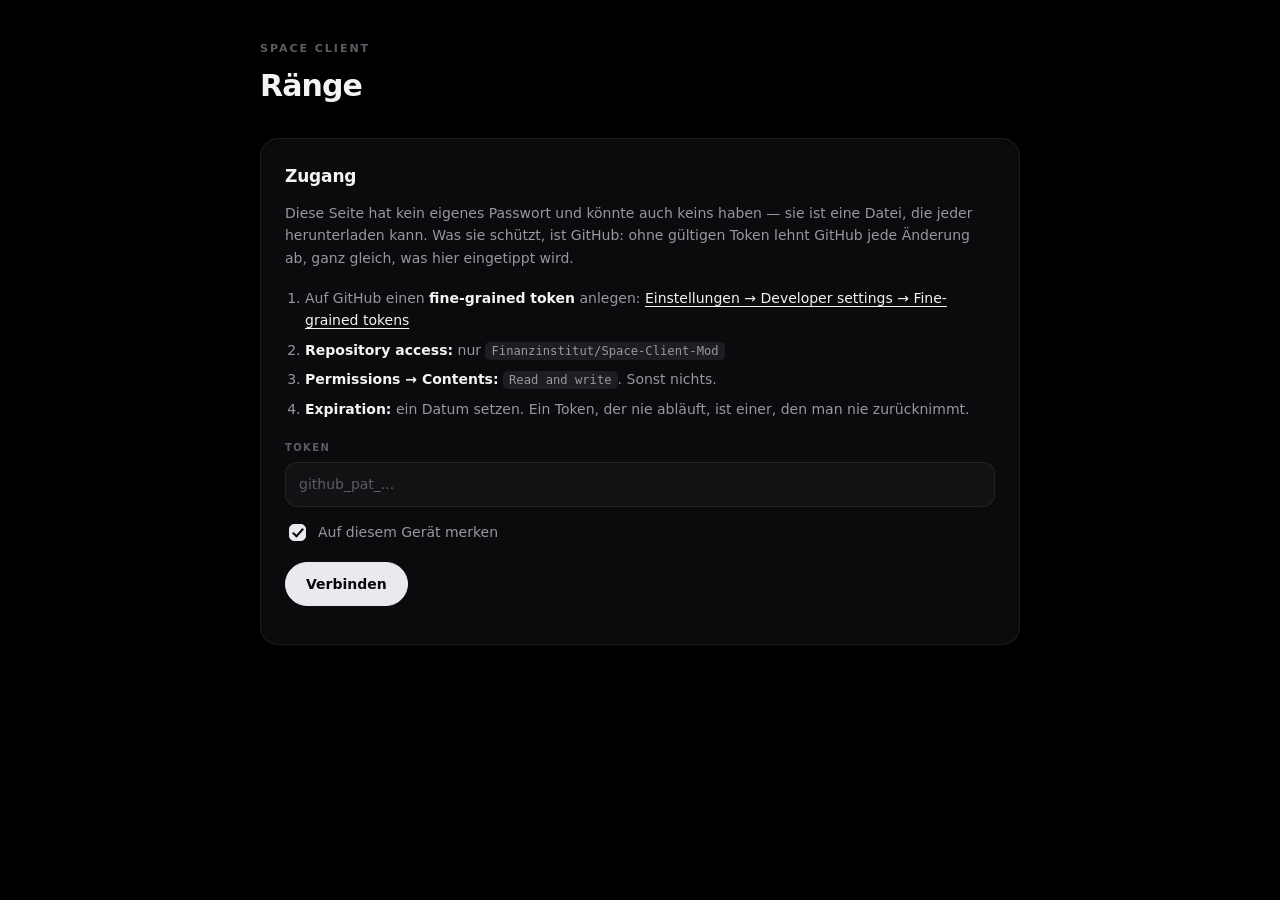
<file: manage/index.html>
<!DOCTYPE html>
<html lang="de">
<head>
<meta charset="utf-8" />
<meta name="viewport" content="width=device-width, initial-scale=1" />
<title>Space Client — Ränge</title>

<!--
  Kein Skript und kein Stil steht in dieser Datei.

  Das ist der Grund für die Regel unten: script-src 'self' erlaubt nur Dateien
  aus diesem Ordner, und damit gibt es keinen Weg, von aussen Code in diese
  Seite zu bekommen. Stünde hier ein <script>, müsste die Regel 'unsafe-inline'
  erlauben - und dann wäre sie ihr Geld nicht wert, denn genau das ist der Weg,
  auf dem ein eingeschleustes Skript an den Token käme.

  connect-src zählt jede Adresse auf, mit der diese Seite reden darf. Es sind
  zwei: GitHub, wo die Liste liegt, und Mojang, wo ein Name zu einer UUID wird.
  Nirgendwo sonst hin kann der Token gehen, auch nicht versehentlich.
-->
<meta http-equiv="Content-Security-Policy" content="
  default-src 'none';
  script-src 'self';
  style-src 'self';
  connect-src https://api.github.com https://api.mojang.com;
  img-src 'self' data:;
  base-uri 'none';
  form-action 'none'" />

<meta name="robots" content="noindex, nofollow" />
<link rel="stylesheet" href="style.css" />
</head>
<body>

<main class="shell">

  <header class="head">
    <div>
      <p class="eyebrow">Space Client</p>
      <h1>Ränge</h1>
    </div>
    <button type="button" id="signout" class="btn ghost hidden">Token vergessen</button>
  </header>

  <!-- ===================== Anmeldung ===================== -->
  <section id="gate" class="card">
    <h2>Zugang</h2>
    <p class="lede">
      Diese Seite hat kein eigenes Passwort und könnte auch keins haben — sie ist
      eine Datei, die jeder herunterladen kann. Was sie schützt, ist GitHub: ohne
      gültigen Token lehnt GitHub jede Änderung ab, ganz gleich, was hier
      eingetippt wird.
    </p>

    <ol class="steps">
      <li>
        Auf GitHub einen <b>fine-grained token</b> anlegen:
        <a href="https://github.com/settings/personal-access-tokens/new" target="_blank" rel="noopener noreferrer">
          Einstellungen → Developer settings → Fine-grained tokens</a>
      </li>
      <li><b>Repository access:</b> nur <code>Finanzinstitut/Space-Client-Mod</code></li>
      <li><b>Permissions → Contents:</b> <code>Read and write</code>. Sonst nichts.</li>
      <li><b>Expiration:</b> ein Datum setzen. Ein Token, der nie abläuft, ist einer, den man nie zurücknimmt.</li>
    </ol>

    <label class="field">
      <span>Token</span>
      <input type="password" id="token" autocomplete="off" spellcheck="false"
             placeholder="github_pat_..." />
    </label>

    <label class="check">
      <input type="checkbox" id="remember" checked />
      <span>Auf diesem Gerät merken</span>
    </label>

    <div class="row">
      <button type="button" id="connect" class="btn primary">Verbinden</button>
    </div>

    <p class="note" id="gate-note"></p>
  </section>

  <!-- ===================== Liste ===================== -->
  <section id="editor" class="card hidden">
    <div class="card-head">
      <h2>Wer trägt welches Zeichen</h2>
      <span class="pill" id="count"></span>
    </div>

    <div class="table" id="rows"></div>
    <p class="empty hidden" id="empty">Noch niemand auf der Liste.</p>

    <div class="add">
      <label class="field grow">
        <span>Minecraft-Name</span>
        <input type="text" id="new-name" spellcheck="false" placeholder="Finanzinstitut" />
      </label>
      <label class="field">
        <span>Rang</span>
        <!-- Wird aus RANKS in app.js gefuellt, damit es nur eine Liste gibt. -->
        <select id="new-rank"></select>
      </label>
      <button type="button" id="add" class="btn">Hinzufügen</button>
    </div>

    <div class="bar">
      <button type="button" id="save" class="btn primary">Speichern</button>
      <button type="button" id="reload" class="btn ghost">Neu laden</button>
      <span class="status" id="status"></span>
    </div>

    <p class="note">
      Gespeichert wird als Commit auf <code>main</code> im Mod-Repository. Der
      Client liest die Liste einmal pro halbe Minute neu und ausserdem sofort
      beim Betreten einer Welt — im Spiel ist die Änderung also spätestens nach
      dreissig Sekunden da.
    </p>
  </section>

</main>

<script src="app.js"></script>
</body>
</html>
</file>
<file: style.css>
/*
 * Space Client — website
 *
 * Rebuilt alongside the launcher and the in-game menu, from the same three
 * rules, so the three read as one product rather than three projects that
 * happen to share a name:
 *
 *   Depth comes from shadow, not from outline.
 *   The accent is near-white, not a hue.
 *   Colour is reserved for meaning.
 *
 * What it replaces was violet on navy with a drifting starfield, a glowing
 * planet in the corner and a gradient across the headline. That was the
 * launcher's old look copied verbatim - which was the right instinct and the
 * wrong source, because the launcher does not look like that any more either.
 *
 * A page has one thing an application does not: the reader scrolls, so the
 * page can answer one question per screen instead of showing everything at
 * once. The spacing here is built for that, and it is why the sections are
 * far further apart than anything in the app.
 */

:root {
  --bg-deep: #000000;
  --bg-mid: #08080a;
  --bg-panel: #0b0b0d;
  --surface: #121214;
  --surface-hi: #1b1b1f;
  --chip: #1e1e22;
  --chip-hi: #2a2a30;

  --text: #f3f3f6;
  --text-dim: #97979f;
  --text-off: #5c5c66;

  --accent: #e9e9ef;
  --on-accent: #08080a;

  --success: #4ade80;
  --danger: #ff6b6b;
  --warn: #f5c451;

  --border: rgba(255, 255, 255, 0.07);
  --border-hi: rgba(255, 255, 255, 0.14);

  --r-sm: 8px;
  --r-md: 12px;
  --r-lg: 18px;
  --r-xl: 24px;
  --r-pill: 999px;

  --shadow-md: 0 4px 18px rgba(0, 0, 0, 0.5);
  --shadow-lg: 0 24px 64px rgba(0, 0, 0, 0.66);

  --shell: min(1120px, 100% - 48px);
  --ease: cubic-bezier(0.16, 1, 0.3, 1);
}

* { box-sizing: border-box; }

html {
  scroll-behavior: smooth;
  /* The header is fixed, so an anchor would otherwise land under it */
  scroll-padding-top: 96px;
}

body {
  margin: 0;
  min-height: 100%;
  background: var(--bg-deep);
  color: var(--text);
  font-family: "Inter", "Segoe UI", system-ui, -apple-system, sans-serif;
  font-size: 16px;
  line-height: 1.65;
  -webkit-font-smoothing: antialiased;
}

/*
 * The old backdrop, switched off rather than deleted - the three elements are
 * still in the markup. One very soft wash stays behind the first screen, so
 * the top of the page is not a flat black rectangle.
 */
.stars, .stars2 { display: none; }

.planet-glow {
  position: absolute;
  top: -420px; right: -300px;
  width: 940px; height: 940px;
  border-radius: 50%;
  background: radial-gradient(circle at 50% 50%, rgba(255, 255, 255, 0.05), transparent 64%);
  pointer-events: none;
  z-index: 0;
}

img { max-width: 100%; }

a { color: var(--text); text-decoration-color: var(--text-off); text-underline-offset: 3px; }
a:hover { text-decoration-color: var(--text); }

code {
  padding: 2px 6px;
  border-radius: 5px;
  background: var(--chip);
  font-family: ui-monospace, "Cascadia Code", Consolas, monospace;
  font-size: 0.88em;
  color: var(--text);
}

/* ============================ header ============================ */

.nav {
  position: sticky;
  top: 0;
  z-index: 50;
  display: flex;
  align-items: center;
  gap: 20px;
  width: 100%;
  padding: 14px max(24px, calc((100% - 1120px) / 2));
  background: rgba(0, 0, 0, 0.72);
  backdrop-filter: blur(16px);
  border-bottom: 1px solid var(--border);
}

.brand {
  display: flex;
  align-items: center;
  gap: 11px;
  text-decoration: none;
  color: var(--text);
}
.brand img { border-radius: 50%; }

.brand-text {
  display: flex;
  flex-direction: column;
  line-height: 1.12;
  font-size: 11.5px;
  letter-spacing: 0.15em;
}
.brand-text b { font-weight: 650; }
.brand-text i { font-style: normal; color: var(--text-dim); }

.lang {
  display: inline-flex;
  gap: 2px;
  padding: 3px;
  border-radius: var(--r-pill);
  background: var(--surface);
  border: 1px solid var(--border);
}
.lang-btn {
  padding: 4px 11px;
  border: 0;
  border-radius: var(--r-pill);
  background: transparent;
  color: var(--text-dim);
  font: inherit;
  font-size: 11.5px;
  font-weight: 600;
  letter-spacing: 0.06em;
  cursor: pointer;
  transition: background 170ms, color 170ms;
}
.lang-btn:hover { color: var(--text); }
.lang-btn.is-on { background: var(--chip-hi); color: var(--text); }

.nav-links {
  display: flex;
  align-items: center;
  gap: 4px;
  margin-left: auto;
}
.nav-links a {
  padding: 8px 14px;
  border-radius: var(--r-pill);
  color: var(--text-dim);
  font-size: 14px;
  text-decoration: none;
  transition: background 170ms, color 170ms;
}
.nav-links a:hover { background: rgba(255, 255, 255, 0.06); color: var(--text); }
.nav-links a.btn { margin-left: 8px; }
.nav-links a.btn:hover { background: #ffffff; }

/* ============================ buttons ============================ */

.btn {
  display: inline-flex;
  align-items: center;
  justify-content: center;
  gap: 8px;
  padding: 12px 24px;
  border: 1px solid transparent;
  border-radius: var(--r-pill);
  font: inherit;
  font-size: 15px;
  font-weight: 600;
  text-decoration: none;
  cursor: pointer;
  white-space: nowrap;
  transition: background 180ms, border-color 180ms, color 180ms,
              transform 180ms var(--ease), box-shadow 180ms;
}
.btn:active { transform: translateY(1px); }

.btn.primary {
  background: var(--accent);
  color: var(--on-accent);
  box-shadow: 0 6px 24px rgba(255, 255, 255, 0.08);
}
.btn.primary:hover {
  background: #ffffff;
  transform: translateY(-2px);
  box-shadow: 0 12px 34px rgba(255, 255, 255, 0.15);
}

.btn.secondary {
  background: var(--chip);
  color: var(--text);
  border-color: var(--border);
}
.btn.secondary:hover { background: var(--chip-hi); border-color: var(--border-hi); transform: translateY(-2px); }

.btn.small { padding: 7px 16px; font-size: 13.5px; }

/* ============================ type ============================ */

.eyebrow {
  margin: 0 0 14px;
  font-size: 11px;
  font-weight: 600;
  letter-spacing: 0.18em;
  text-transform: uppercase;
  color: var(--text-off);
}

h1 {
  margin: 0 0 22px;
  font-size: clamp(38px, 6.2vw, 68px);
  line-height: 1.04;
  font-weight: 700;
  letter-spacing: -0.035em;
}

/*
 * The headline's second line.
 *
 * It was a violet-to-cyan gradient, which in a black page was the only colour
 * on the first screen and pulled the eye straight past the sentence it was
 * part of. White fading to grey keeps the emphasis and drops the shout.
 */
.grad {
  background: linear-gradient(100deg, #ffffff 0%, #ffffff 34%, #7e7e8a 100%);
  -webkit-background-clip: text;
  background-clip: text;
  color: transparent;
}

h2 {
  margin: 0 0 16px;
  font-size: clamp(27px, 3.4vw, 40px);
  line-height: 1.12;
  font-weight: 680;
  letter-spacing: -0.028em;
}

h3 { margin: 0 0 8px; font-size: 18px; font-weight: 620; letter-spacing: -0.01em; }

.lede {
  margin: 0 0 34px;
  max-width: 56ch;
  font-size: clamp(16px, 1.7vw, 19px);
  color: var(--text-dim);
}

.section-lede {
  margin: 0 0 32px;
  max-width: 62ch;
  font-size: 16px;
  color: var(--text-dim);
}

.note, .fineprint {
  font-size: 13px;
  color: var(--text-off);
  line-height: 1.6;
}

.warn {
  margin-top: 26px;
  padding: 15px 19px;
  border-radius: var(--r-md);
  background: rgba(245, 196, 81, 0.07);
  border: 1px solid rgba(245, 196, 81, 0.22);
  color: var(--warn);
  font-size: 14px;
  max-width: 70ch;
}

/* ============================ layout ============================ */

.hero {
  position: relative;
  width: var(--shell);
  margin: 0 auto;
  padding: 96px 0 40px;
}

.hero-actions { display: flex; flex-wrap: wrap; gap: 12px; margin-bottom: 64px; }

.section {
  position: relative;
  width: var(--shell);
  margin: 0 auto;
  padding: 88px 0;
  border-top: 1px solid var(--border);
}

.section.split {
  display: grid;
  grid-template-columns: minmax(0, 1fr) minmax(0, 1fr);
  gap: 56px;
  align-items: start;
}

/*
 * Everything on the page arrives as it is scrolled to.
 *
 * Deliberately one movement and one only - eight pixels up and a fade. A page
 * where each block enters differently reads as a slideshow; the point of the
 * reveal is to say "there is more below", not to be looked at.
 *
 * .is-in is put on by the script. Anything the script never reaches stays
 * visible, which is why the hidden state is only applied once the observer is
 * running - a reader with no JavaScript gets the whole page, not a blank one.
 *
 * Only whole sections are hidden, never anything inside one. Nesting a reveal
 * inside a reveal is how a page ends up with a heading and an empty space
 * under it: the outer block has arrived, the inner one is still waiting for an
 * intersection of its own, and the two have no reason to agree.
 */
body.reveal .section,
body.reveal .hero > * {
  opacity: 0;
  transform: translateY(8px);
  transition: opacity 520ms var(--ease), transform 520ms var(--ease);
}
body.reveal .is-in { opacity: 1; transform: none; }

@media (prefers-reduced-motion: reduce) {
  html { scroll-behavior: auto; }
  body.reveal .section,
  body.reveal .hero > * { opacity: 1; transform: none; transition: none; }
}

/* ============================ module grid ============================ */

.cat { margin-bottom: 40px; }
.cat:last-child { margin-bottom: 0; }

.cat-title {
  margin: 0 0 14px;
  font-size: 11px;
  font-weight: 600;
  letter-spacing: 0.18em;
  text-transform: uppercase;
  color: var(--text-off);
}

.grid {
  display: grid;
  grid-template-columns: repeat(auto-fill, minmax(212px, 1fr));
  gap: 10px;
  margin: 0;
  padding: 0;
  list-style: none;
}

/*
 * A module card. Closed it is a name; open it is a name and a sentence.
 *
 * The description is laid out at all times and clipped to nothing, rather than
 * being display:none until wanted - a height of zero can be animated to a real
 * height, and display cannot be animated at all.
 */
.card {
  display: block;
  width: 100%;
  padding: 15px 17px;
  border: 1px solid var(--border);
  border-radius: var(--r-md);
  background: var(--surface);
  color: var(--text);
  font: inherit;
  text-align: left;
  cursor: pointer;
  transition: background 200ms, border-color 200ms,
              transform 200ms var(--ease), box-shadow 200ms;
}
.card:hover {
  background: var(--surface-hi);
  border-color: var(--border-hi);
  transform: translateY(-2px);
  box-shadow: var(--shadow-md);
}
.card[aria-expanded="true"] {
  background: var(--surface-hi);
  border-color: rgba(255, 255, 255, 0.24);
}

.card-name { display: block; font-size: 14.5px; font-weight: 600; }

.card-desc {
  display: block;
  max-height: 0;
  opacity: 0;
  overflow: hidden;
  font-size: 13.5px;
  color: var(--text-dim);
  line-height: 1.5;
  transition: max-height 280ms var(--ease), opacity 220ms, margin-top 280ms var(--ease);
}
.card[aria-expanded="true"] .card-desc {
  max-height: 140px;
  opacity: 1;
  margin-top: 7px;
}

/* ============================ ticks ============================ */

.ticks { margin: 0; padding: 0; list-style: none; }

.ticks li {
  position: relative;
  padding: 0 0 15px 30px;
  font-size: 15px;
  color: var(--text-dim);
  line-height: 1.6;
}
.ticks li:last-child { padding-bottom: 0; }
.ticks li b { color: var(--text); font-weight: 600; }

/* A drawn check rather than a bullet or an emoji: two strokes, one corner. */
.ticks li::before,
.ticks li::after {
  content: "";
  position: absolute;
  background: var(--text-off);
  border-radius: 1px;
}
.ticks li::before { left: 4px; top: 11px; width: 2px; height: 6px; transform: rotate(-45deg); }
.ticks li::after { left: 7px; top: 6px; width: 2px; height: 12px; transform: rotate(35deg); }

/* ============================ console ============================ */

.console {
  border-radius: var(--r-lg);
  background: var(--bg-panel);
  border: 1px solid var(--border);
  box-shadow: var(--shadow-lg);
  overflow: hidden;
}

.console-bar {
  display: flex;
  align-items: center;
  gap: 10px;
  padding: 12px 17px;
  background: var(--bg-mid);
  border-bottom: 1px solid var(--border);
  font-size: 13px;
  color: var(--text-dim);
}
.console-title { flex: 1; min-width: 0; }
.console-state { color: var(--success); font-size: 12px; }

.dot {
  width: 8px; height: 8px;
  flex: 0 0 8px;
  border-radius: 50%;
  background: var(--success);
  box-shadow: 0 0 9px rgba(74, 222, 128, 0.75);
}

.console-body {
  margin: 0;
  padding: 17px;
  min-height: 190px;
  background: var(--bg-deep);
  font-family: ui-monospace, "Cascadia Code", Consolas, monospace;
  font-size: 12.5px;
  line-height: 1.75;
  color: var(--text-dim);
  white-space: pre-wrap;
  word-break: break-word;
}

/*
 * The console's own <code> must not take the inline-code chip. It wraps the
 * whole block, so the chip background broke every line into its own grey box.
 */
.console-body code {
  padding: 0;
  background: none;
  border-radius: 0;
  font-size: inherit;
  color: inherit;
}

.caret {
  display: inline-block;
  width: 7px;
  height: 14px;
  vertical-align: text-bottom;
  background: var(--text);
  animation: blink 1.05s steps(2, start) infinite;
}
@keyframes blink { 50% { opacity: 0; } }

/* ============================ launcher mock ============================ */

.panel-shot {
  display: flex;
  gap: 0;
  border-radius: var(--r-lg);
  background: var(--bg-panel);
  border: 1px solid var(--border);
  box-shadow: var(--shadow-lg);
  overflow: hidden;
  min-height: 292px;
}

.shot-side {
  display: flex;
  flex-direction: column;
  gap: 2px;
  width: 132px;
  flex: 0 0 132px;
  padding: 16px 10px;
  background: var(--bg-mid);
  border-right: 1px solid var(--border);
}

.shot-row {
  padding: 8px 11px;
  border-radius: var(--r-sm);
  font-size: 12.5px;
  color: var(--text-off);
}
.shot-row.on { background: rgba(255, 255, 255, 0.08); color: var(--text); }

.shot-main { flex: 1; min-width: 0; padding: 16px; }

.shot-head { display: flex; gap: 7px; margin-bottom: 14px; }

.shot-chip {
  display: inline-flex;
  align-items: center;
  gap: 6px;
  padding: 5px 12px;
  border-radius: var(--r-pill);
  background: var(--chip);
  font-size: 11.5px;
  color: var(--text-dim);
}
.shot-chip.live i {
  width: 6px; height: 6px;
  border-radius: 50%;
  background: var(--success);
  box-shadow: 0 0 7px rgba(74, 222, 128, 0.8);
}

.shot-card {
  display: flex;
  align-items: baseline;
  gap: 9px;
  padding: 12px 14px;
  margin-bottom: 8px;
  border-radius: var(--r-md);
  background: var(--surface);
  border: 1px solid var(--border);
}
.shot-card b { font-size: 13.5px; font-weight: 600; }
.shot-card small { font-size: 11.5px; color: var(--text-off); }
.shot-card.dim { opacity: 0.48; }

/* ============================ download ============================ */

.dl-grid {
  display: grid;
  grid-template-columns: repeat(auto-fit, minmax(280px, 1fr));
  gap: 14px;
  margin-bottom: 40px;
}

.dl-card {
  display: flex;
  flex-direction: column;
  align-items: flex-start;
  gap: 10px;
  padding: 26px;
  border-radius: var(--r-lg);
  background: var(--surface);
  border: 1px solid var(--border);
  transition: background 200ms, border-color 200ms, transform 200ms var(--ease);
}
.dl-card:hover { background: var(--surface-hi); border-color: var(--border-hi); transform: translateY(-3px); }
.dl-card p { margin: 0; color: var(--text-dim); font-size: 14.5px; }
.dl-card .btn { margin-top: 6px; }
.dl-card .fineprint { margin-top: auto; }

.reqs {
  display: grid;
  grid-template-columns: repeat(auto-fit, minmax(190px, 1fr));
  gap: 1px;
  margin: 0;
  border-radius: var(--r-lg);
  background: var(--border);
  border: 1px solid var(--border);
  overflow: hidden;
}
.reqs > div { padding: 18px 22px; background: var(--bg-panel); }
.reqs dt {
  font-size: 10.5px;
  font-weight: 600;
  letter-spacing: 0.16em;
  text-transform: uppercase;
  color: var(--text-off);
  margin-bottom: 5px;
}
.reqs dd { margin: 0; font-size: 14.5px; font-weight: 550; }

/* ============================ footer ============================ */

.foot {
  width: var(--shell);
  margin: 0 auto;
  padding: 44px 0 60px;
  border-top: 1px solid var(--border);
  display: flex;
  flex-wrap: wrap;
  align-items: center;
  gap: 18px 30px;
}

.foot-brand {
  display: flex;
  align-items: center;
  gap: 10px;
  font-size: 14px;
  font-weight: 600;
}
.foot-brand img { border-radius: 50%; }

.foot-note { flex: 1; min-width: 240px; margin: 0; font-size: 12.5px; color: var(--text-off); }

.foot-links { display: flex; gap: 6px; }
.foot-links a {
  padding: 7px 13px;
  border-radius: var(--r-pill);
  font-size: 13.5px;
  color: var(--text-dim);
  text-decoration: none;
  transition: background 170ms, color 170ms;
}
.foot-links a:hover { background: rgba(255, 255, 255, 0.06); color: var(--text); }

/* ============================ narrow ============================ */

@media (max-width: 860px) {
  .section.split { grid-template-columns: minmax(0, 1fr); gap: 36px; }
  .nav { flex-wrap: wrap; gap: 12px; }
  .nav-links { margin-left: 0; width: 100%; overflow-x: auto; }
  .hero { padding-top: 56px; }
  .section { padding: 60px 0; }
}

::-webkit-scrollbar { width: 11px; }
::-webkit-scrollbar-track { background: var(--bg-deep); }
::-webkit-scrollbar-thumb {
  border-radius: var(--r-pill);
  background: rgba(255, 255, 255, 0.12);
  border: 3px solid var(--bg-deep);
  background-clip: content-box;
}
::-webkit-scrollbar-thumb:hover { background: rgba(255, 255, 255, 0.24); background-clip: content-box; }
</file>
<file: manage/style.css>
/*
 * Dieselbe Palette wie die Seite, der Launcher und das Spielmenü. Eine eigene
 * Datei, weil die Content-Security-Policy dieser Seite keinen Stil im Dokument
 * zulässt - genau die Regel, die auch fremdes Skript aussperrt.
 */

:root {
  --bg: #000000;
  --panel: #0b0b0d;
  --surface: #121214;
  --surface-hi: #1b1b1f;
  --chip: #1e1e22;
  --chip-hi: #2a2a30;

  --text: #f3f3f6;
  --dim: #97979f;
  --off: #5c5c66;

  --accent: #e9e9ef;
  --on-accent: #08080a;
  --good: #4ade80;
  --bad: #ff6b6b;

  --line: rgba(255, 255, 255, 0.07);
  --line-hi: rgba(255, 255, 255, 0.14);

  --r: 12px;
  --r-lg: 18px;
  --pill: 999px;
  --ease: cubic-bezier(0.16, 1, 0.3, 1);
}

* { box-sizing: border-box; }

body {
  margin: 0;
  background: var(--bg);
  color: var(--text);
  font-family: "Inter", "Segoe UI", system-ui, -apple-system, sans-serif;
  font-size: 15px;
  line-height: 1.6;
  -webkit-font-smoothing: antialiased;
}

.shell {
  width: min(760px, 100% - 36px);
  margin: 0 auto;
  padding: 40px 0 80px;
}

.head {
  display: flex;
  align-items: flex-end;
  justify-content: space-between;
  gap: 16px;
  margin-bottom: 28px;
}

.eyebrow {
  margin: 0 0 4px;
  font-size: 11px;
  font-weight: 600;
  letter-spacing: 0.18em;
  text-transform: uppercase;
  color: var(--off);
}

h1 { margin: 0; font-size: 30px; font-weight: 700; letter-spacing: -0.03em; }
h2 { margin: 0 0 12px; font-size: 17px; font-weight: 620; letter-spacing: -0.01em; }

.card {
  padding: 24px;
  margin-bottom: 18px;
  border-radius: var(--r-lg);
  background: var(--panel);
  border: 1px solid var(--line);
  box-shadow: 0 4px 18px rgba(0, 0, 0, 0.5);
}

.card-head {
  display: flex;
  align-items: center;
  justify-content: space-between;
  gap: 12px;
  margin-bottom: 14px;
}
.card-head h2 { margin: 0; }

.lede { margin: 0 0 18px; color: var(--dim); font-size: 14px; }

.steps { margin: 0 0 20px; padding-left: 20px; color: var(--dim); font-size: 14px; }
.steps li { margin-bottom: 7px; }
.steps b { color: var(--text); font-weight: 600; }

a { color: var(--text); text-underline-offset: 3px; }

code {
  padding: 2px 6px;
  border-radius: 5px;
  background: var(--chip);
  font-family: ui-monospace, "Cascadia Code", Consolas, monospace;
  font-size: 0.87em;
}

/* ------------------------------- Felder ------------------------------- */

.field { display: block; margin-bottom: 14px; }
.field.grow { flex: 1; min-width: 0; }

.field > span {
  display: block;
  margin-bottom: 6px;
  font-size: 10px;
  font-weight: 600;
  letter-spacing: 0.14em;
  text-transform: uppercase;
  color: var(--off);
}

input[type="text"], input[type="password"], select {
  width: 100%;
  padding: 10px 13px;
  border-radius: var(--r);
  border: 1px solid var(--line);
  background: var(--surface);
  color: var(--text);
  font: inherit;
  font-size: 14px;
  outline: none;
  transition: border-color 160ms, background 160ms, box-shadow 160ms;
}
input::placeholder { color: var(--off); }
input:focus, select:focus {
  border-color: var(--line-hi);
  background: var(--surface-hi);
  box-shadow: 0 0 0 3px rgba(255, 255, 255, 0.05);
}

select {
  appearance: none;
  cursor: pointer;
  background-image: linear-gradient(45deg, transparent 50%, var(--dim) 50%),
                    linear-gradient(135deg, var(--dim) 50%, transparent 50%);
  background-position: calc(100% - 17px) 50%, calc(100% - 12px) 50%;
  background-size: 5px 5px, 5px 5px;
  background-repeat: no-repeat;
  padding-right: 34px;
}

.check {
  display: flex;
  align-items: center;
  gap: 9px;
  margin-bottom: 18px;
  font-size: 14px;
  color: var(--dim);
  cursor: pointer;
}

input[type="checkbox"] {
  appearance: none;
  width: 17px; height: 17px;
  flex: 0 0 17px;
  border-radius: 5px;
  border: 1px solid var(--line-hi);
  background: var(--surface);
  cursor: pointer;
  position: relative;
}
input[type="checkbox"]:checked { background: var(--accent); border-color: var(--accent); }
input[type="checkbox"]:checked::after {
  content: "";
  position: absolute;
  left: 5px; top: 1px;
  width: 4px; height: 9px;
  border: solid var(--on-accent);
  border-width: 0 2px 2px 0;
  transform: rotate(42deg);
}

/* ------------------------------- Knöpfe ------------------------------- */

.btn {
  display: inline-flex;
  align-items: center;
  justify-content: center;
  padding: 10px 20px;
  border: 1px solid var(--line);
  border-radius: var(--pill);
  background: var(--chip);
  color: var(--text);
  font: inherit;
  font-size: 14px;
  font-weight: 550;
  cursor: pointer;
  white-space: nowrap;
  transition: background 160ms, border-color 160ms, transform 160ms var(--ease);
}
.btn:hover { background: var(--chip-hi); border-color: var(--line-hi); }
.btn:active { transform: translateY(1px); }

.btn.primary { background: var(--accent); color: var(--on-accent); border-color: var(--accent); }
.btn.primary:hover { background: #ffffff; }

.btn.ghost { background: transparent; color: var(--dim); }
.btn.ghost:hover { background: rgba(255, 255, 255, 0.06); color: var(--text); }

.btn.small { padding: 6px 13px; font-size: 13px; }

.row { display: flex; gap: 9px; align-items: center; }

/* ------------------------------- Liste ------------------------------- */

.pill {
  padding: 4px 11px;
  border-radius: var(--pill);
  background: var(--chip);
  color: var(--dim);
  font-size: 12px;
}

.table { display: flex; flex-direction: column; gap: 8px; }

.row-item {
  display: flex;
  align-items: center;
  gap: 12px;
  padding: 12px 15px;
  border-radius: var(--r);
  background: var(--surface);
  border: 1px solid var(--line);
  transition: background 160ms, border-color 160ms;
}
.row-item:hover { background: var(--surface-hi); border-color: var(--line-hi); }

.who { flex: 1; min-width: 0; }
.name { font-size: 14.5px; font-weight: 600; }
.uuid {
  font-size: 11.5px;
  color: var(--off);
  font-family: ui-monospace, Consolas, monospace;
  overflow: hidden;
  text-overflow: ellipsis;
  white-space: nowrap;
}
.uuid.weak { font-family: inherit; font-style: italic; }

select.rank { width: auto; min-width: 118px; flex: 0 0 auto; }

.empty { padding: 26px 0; text-align: center; color: var(--off); font-size: 14px; }

.add {
  display: flex;
  align-items: flex-end;
  gap: 10px;
  margin: 18px 0 0;
  padding-top: 18px;
  border-top: 1px solid var(--line);
  flex-wrap: wrap;
}
.add .field { margin-bottom: 0; }
.add .btn { margin-bottom: 0; }

.bar {
  display: flex;
  align-items: center;
  gap: 10px;
  margin-top: 20px;
  flex-wrap: wrap;
}

.status { font-size: 13px; color: var(--dim); }
.status.good { color: var(--good); }
.status.bad { color: var(--bad); }

.note { margin: 14px 0 0; font-size: 12.5px; color: var(--off); line-height: 1.55; }
.note.bad { color: var(--bad); }

.hidden { display: none !important; }

@media (max-width: 560px) {
  .row-item { flex-wrap: wrap; }
  select.rank { flex: 1; }
  .add { flex-direction: column; align-items: stretch; }
}

/* Das Rang-Zeichen in der Zeile. Pixelgenau vergroessert, nicht geglaettet -
   es ist ein 8x8-Bild, und weichgezeichnet sieht es aus wie ein Fehler. */
.mark {
  width: 24px; height: 24px;
  flex: 0 0 24px;
  image-rendering: pixelated;
}
</file>
